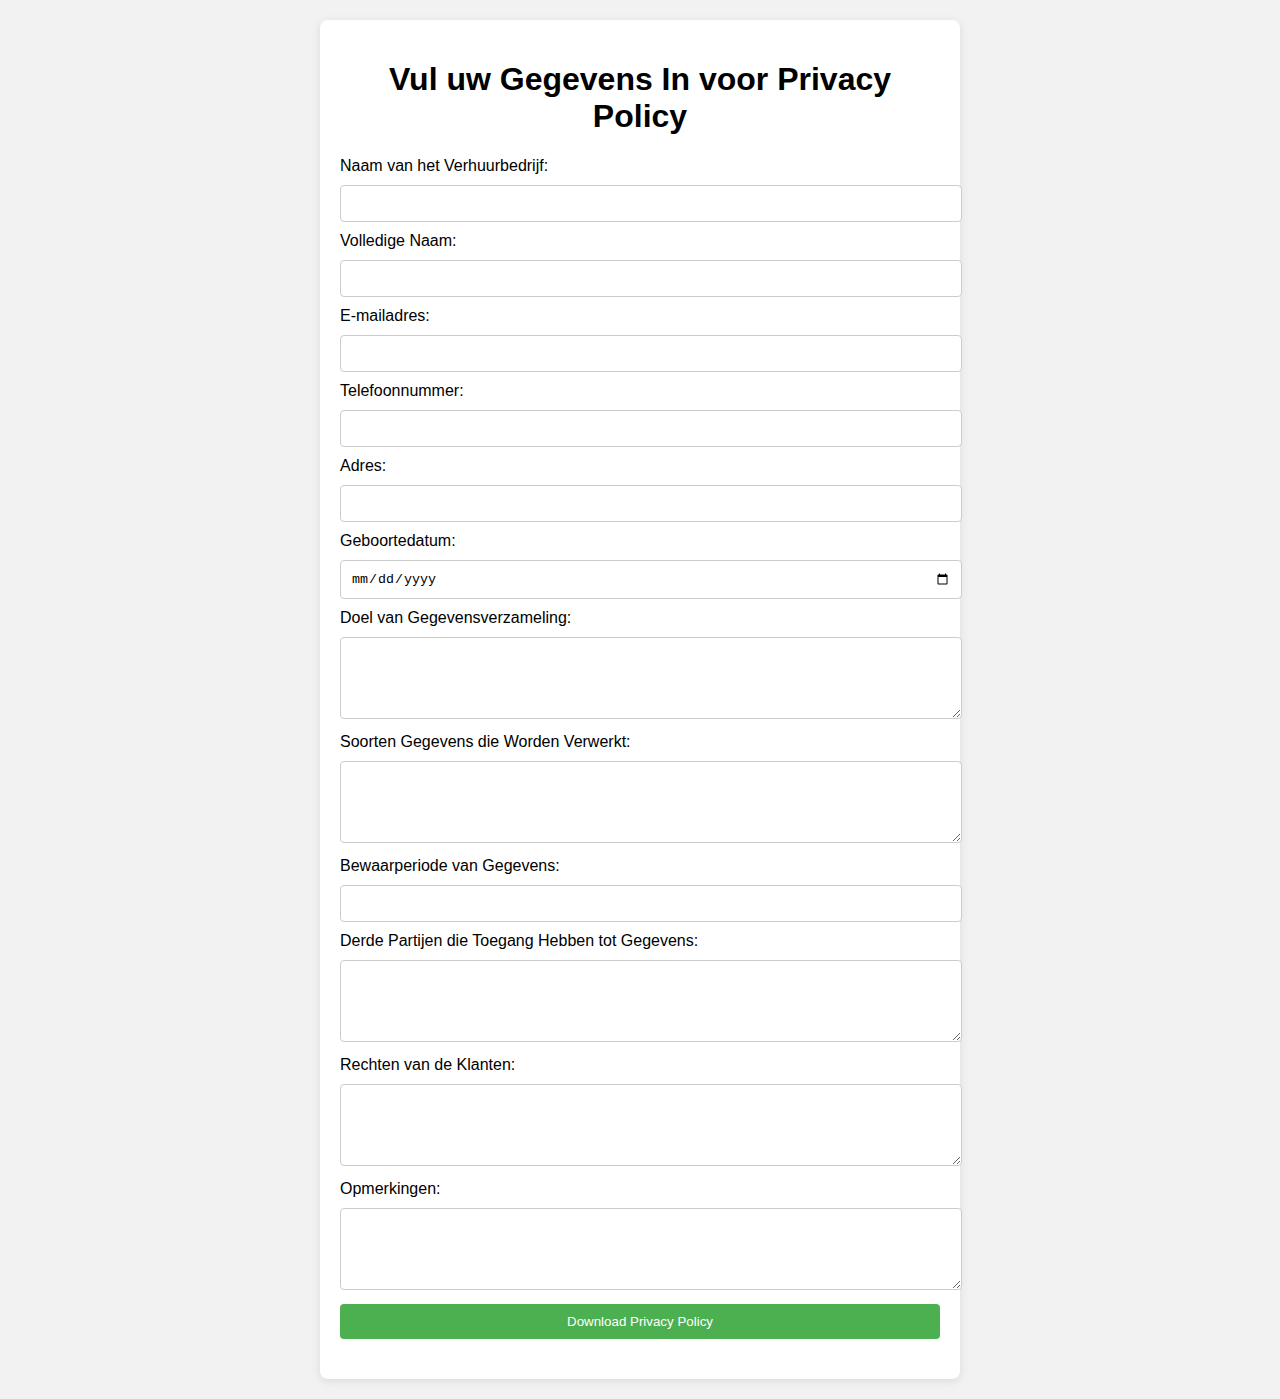
<file: documentmaken.html>
<!DOCTYPE html>
<html lang="nl">
<head>
    <meta charset="UTF-8">
    <meta name="viewport" content="width=device-width, initial-scale=1.0">
    <title>Privacy Policy Invoer - Verhuurbedrijf</title>
    <style>
        body {
            font-family: Arial, sans-serif;
            background-color: #f2f2f2;
            margin: 0;
            padding: 20px;
        }
        h1 {
            text-align: center;
        }
        .form-container {
            background-color: #ffffff;
            padding: 20px;
            border-radius: 8px;
            box-shadow: 0 2px 10px rgba(0, 0, 0, 0.1);
            max-width: 600px;
            margin: auto;
        }
        input[type="text"], input[type="email"], input[type="date"], select, textarea {
            width: 100%;
            padding: 10px;
            margin: 10px 0;
            border: 1px solid #ccc;
            border-radius: 4px;
        }
        button {
            background-color: #4CAF50;
            color: white;
            padding: 10px 15px;
            border: none;
            border-radius: 4px;
            cursor: pointer;
            width: 100%;
        }
        button:hover {
            background-color: #45a049;
        }
        .message {
            margin-top: 20px;
            text-align: center;
        }
        .error {
            color: red;
        }
        .success {
            color: green;
        }
    </style>
</head>
<body>

    <div class="form-container">
        <h1>Vul uw Gegevens In voor Privacy Policy</h1>
        <form id="data-form">
            <label for="bedrijf">Naam van het Verhuurbedrijf:</label>
            <input type="text" id="bedrijf" required>

            <label for="naam">Volledige Naam:</label>
            <input type="text" id="naam" required>

            <label for="email">E-mailadres:</label>
            <input type="email" id="email" required>

            <label for="telefoon">Telefoonnummer:</label>
            <input type="text" id="telefoon" required>

            <label for="adres">Adres:</label>
            <input type="text" id="adres" required>

            <label for="geboortedatum">Geboortedatum:</label>
            <input type="date" id="geboortedatum" required>

            <label for="doel">Doel van Gegevensverzameling:</label>
            <textarea id="doel" rows="4" required></textarea>

            <label for="gegevensverwerking">Soorten Gegevens die Worden Verwerkt:</label>
            <textarea id="gegevensverwerking" rows="4" required></textarea>

            <label for="bewaarperiode">Bewaarperiode van Gegevens:</label>
            <input type="text" id="bewaarperiode" required>

            <label for="derde_partijen">Derde Partijen die Toegang Hebben tot Gegevens:</label>
            <textarea id="derde_partijen" rows="4"></textarea>

            <label for="rechten">Rechten van de Klanten:</label>
            <textarea id="rechten" rows="4" required></textarea>

            <label for="opmerkingen">Opmerkingen:</label>
            <textarea id="opmerkingen" rows="4"></textarea>

            <button type="submit">Download Privacy Policy</button>
        </form>
        <div class="message" id="message"></div>
    </div>

    <script>
        document.getElementById('data-form').addEventListener('submit', function(e) {
            e.preventDefault(); // Voorkomt dat het formulier normaal wordt verzonden

            // Haal de waarden uit de invoervelden
            const bedrijf = document.getElementById('bedrijf').value;
            const naam = document.getElementById('naam').value;
            const email = document.getElementById('email').value;
            const telefoon = document.getElementById('telefoon').value;
            const adres = document.getElementById('adres').value;
            const geboortedatum = document.getElementById('geboortedatum').value;
            const doel = document.getElementById('doel').value;
            const gegevensverwerking = document.getElementById('gegevensverwerking').value;
            const bewaarperiode = document.getElementById('bewaarperiode').value;
            const derde_partijen = document.getElementById('derde_partijen').value;
            const rechten = document.getElementById('rechten').value;
            const opmerkingen = document.getElementById('opmerkingen').value;

            // Creëer de inhoud van de privacy policy met nettere opmaak
            const fileContent = `
            ===================================
            Privacy Policy voor ${bedrijf}
            ===================================

            Volledige Naam: ${naam}
            E-mailadres: ${email}
            Telefoonnummer: ${telefoon}
            Adres: ${adres}
            Geboortedatum: ${geboortedatum}

            Doel van Gegevensverzameling:
            ${doel}

            Soorten Gegevens die Worden Verwerkt:
            ${gegevensverwerking}

            Bewaarperiode van Gegevens:
            ${bewaarperiode}

            Derde Partijen die Toegang Hebben tot Gegevens:
            ${derde_partijen ? derde_partijen : 'Geen derden betrokken.'}

            Rechten van de Klanten:
            ${rechten}

            Opmerkingen:
            ${opmerkingen ? opmerkingen : 'Geen opmerkingen.'}

            ===================================
            Dit document is een verklaring van de privacypraktijken van ${bedrijf} en is bedoeld om klanten te informeren over hoe hun gegevens worden verwerkt.
            `.trim();

            // Maak een blob van de inhoud
            const blob = new Blob([fileContent], { type: 'text/plain' });
            const url = URL.createObjectURL(blob);
            const link = document.createElement('a');
            link.href = url;
            link.download = 'privacy_policy.txt'; // Naam van het te downloaden bestand
            link.click(); // Simuleer een klik op de link om het downloaden te starten

            // Toon een succesbericht
            document.getElementById('message').innerHTML = "<p class='success'>Privacy policy succesvol aangemaakt en gedownload.</p>";
        });
    </script>
</body>
</html>
</file>
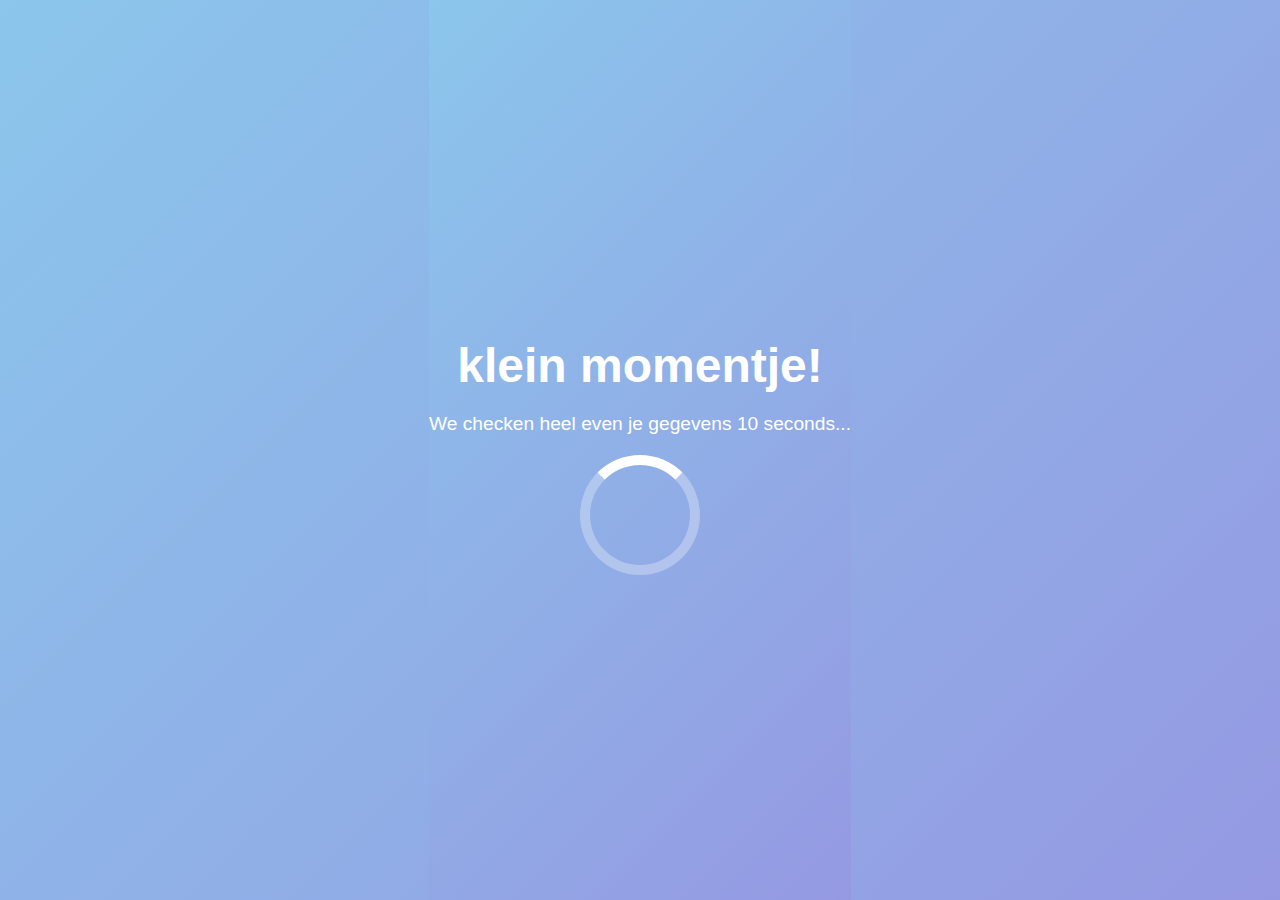
<file: doorverwijzing.html>
<!DOCTYPE html>
<html lang="en">
<head>
    <meta charset="UTF-8">
    <meta name="viewport" content="width=device-width, initial-scale=1.0">
    <title>Redirecting...</title>
    <style>
        body, html {
            margin: 0;
            padding: 0;
            display: flex;
            justify-content: center;
            align-items: center;
            height: 100vh;
            background: linear-gradient(135deg, #8bc6ec 0%, #9599E2 100%);
            font-family: 'Segoe UI', Tahoma, Geneva, Verdana, sans-serif;
            color: #fff;
            overflow: hidden;
        }

        .container {
            text-align: center;
            animation: fadeIn 2s ease-in-out;
        }

        h1 {
            font-size: 3rem;
            margin-bottom: 20px;
        }

        p {
            font-size: 1.2rem;
        }

        .loader {
            width: 100px;
            height: 100px;
            border: 10px solid rgba(255, 255, 255, 0.3);
            border-top: 10px solid #fff;
            border-radius: 50%;
            animation: spin 1s linear infinite;
            margin: 20px auto;
        }

        @keyframes spin {
            0% { transform: rotate(0deg); }
            100% { transform: rotate(360deg); }
        }

        @keyframes fadeIn {
            from { opacity: 0; }
            to { opacity: 1; }
        }
    </style>
</head>
<body>
    <div class="container">
        <h1>klein momentje!</h1>
        <p>We checken heel even je gegevens <span id="countdown">10</span> seconds...</p>
        <div class="loader"></div>
    </div>

    <script>
        let countdown = document.getElementById('countdown');
        let timeLeft = 10;

        setInterval(() => {
            timeLeft--;
            countdown.textContent = timeLeft;
            if (timeLeft <= 0) {
                window.location.href = "kvk.html";
            }
        }, 1000);
    </script>
</body>
</html>
</file>
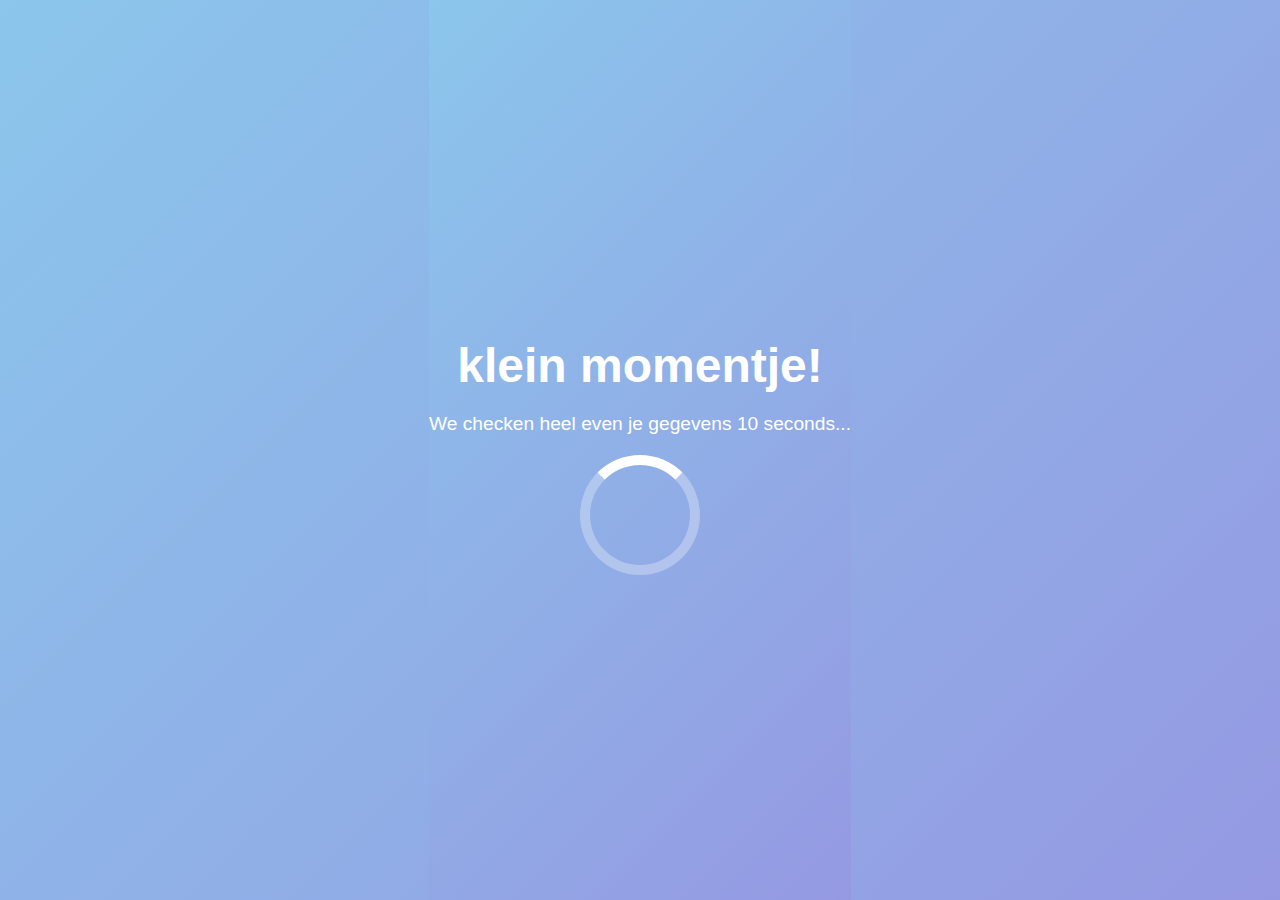
<file: doorverwijzingverz.html>
<!DOCTYPE html>
<html lang="en">
<head>
    <meta charset="UTF-8">
    <meta name="viewport" content="width=device-width, initial-scale=1.0">
    <title>Redirecting...</title>
    <style>
        body, html {
            margin: 0;
            padding: 0;
            display: flex;
            justify-content: center;
            align-items: center;
            height: 100vh;
            background: linear-gradient(135deg, #8bc6ec 0%, #9599E2 100%);
            font-family: 'Segoe UI', Tahoma, Geneva, Verdana, sans-serif;
            color: #fff;
            overflow: hidden;
        }

        .container {
            text-align: center;
            animation: fadeIn 2s ease-in-out;
        }

        h1 {
            font-size: 3rem;
            margin-bottom: 20px;
        }

        p {
            font-size: 1.2rem;
        }

        .loader {
            width: 100px;
            height: 100px;
            border: 10px solid rgba(255, 255, 255, 0.3);
            border-top: 10px solid #fff;
            border-radius: 50%;
            animation: spin 1s linear infinite;
            margin: 20px auto;
        }

        @keyframes spin {
            0% { transform: rotate(0deg); }
            100% { transform: rotate(360deg); }
        }

        @keyframes fadeIn {
            from { opacity: 0; }
            to { opacity: 1; }
        }
    </style>
</head>
<body>
    <div class="container">
        <h1>klein momentje!</h1>
        <p>We checken heel even je gegevens <span id="countdown">10</span> seconds...</p>
        <div class="loader"></div>
    </div>

    <script>
        let countdown = document.getElementById('countdown');
        let timeLeft = 10;

        setInterval(() => {
            timeLeft--;
            countdown.textContent = timeLeft;
            if (timeLeft <= 0) {
                window.location.href = "verzekering.html";
            }
        }, 1000);
    </script>
</body>
</html>
</file>
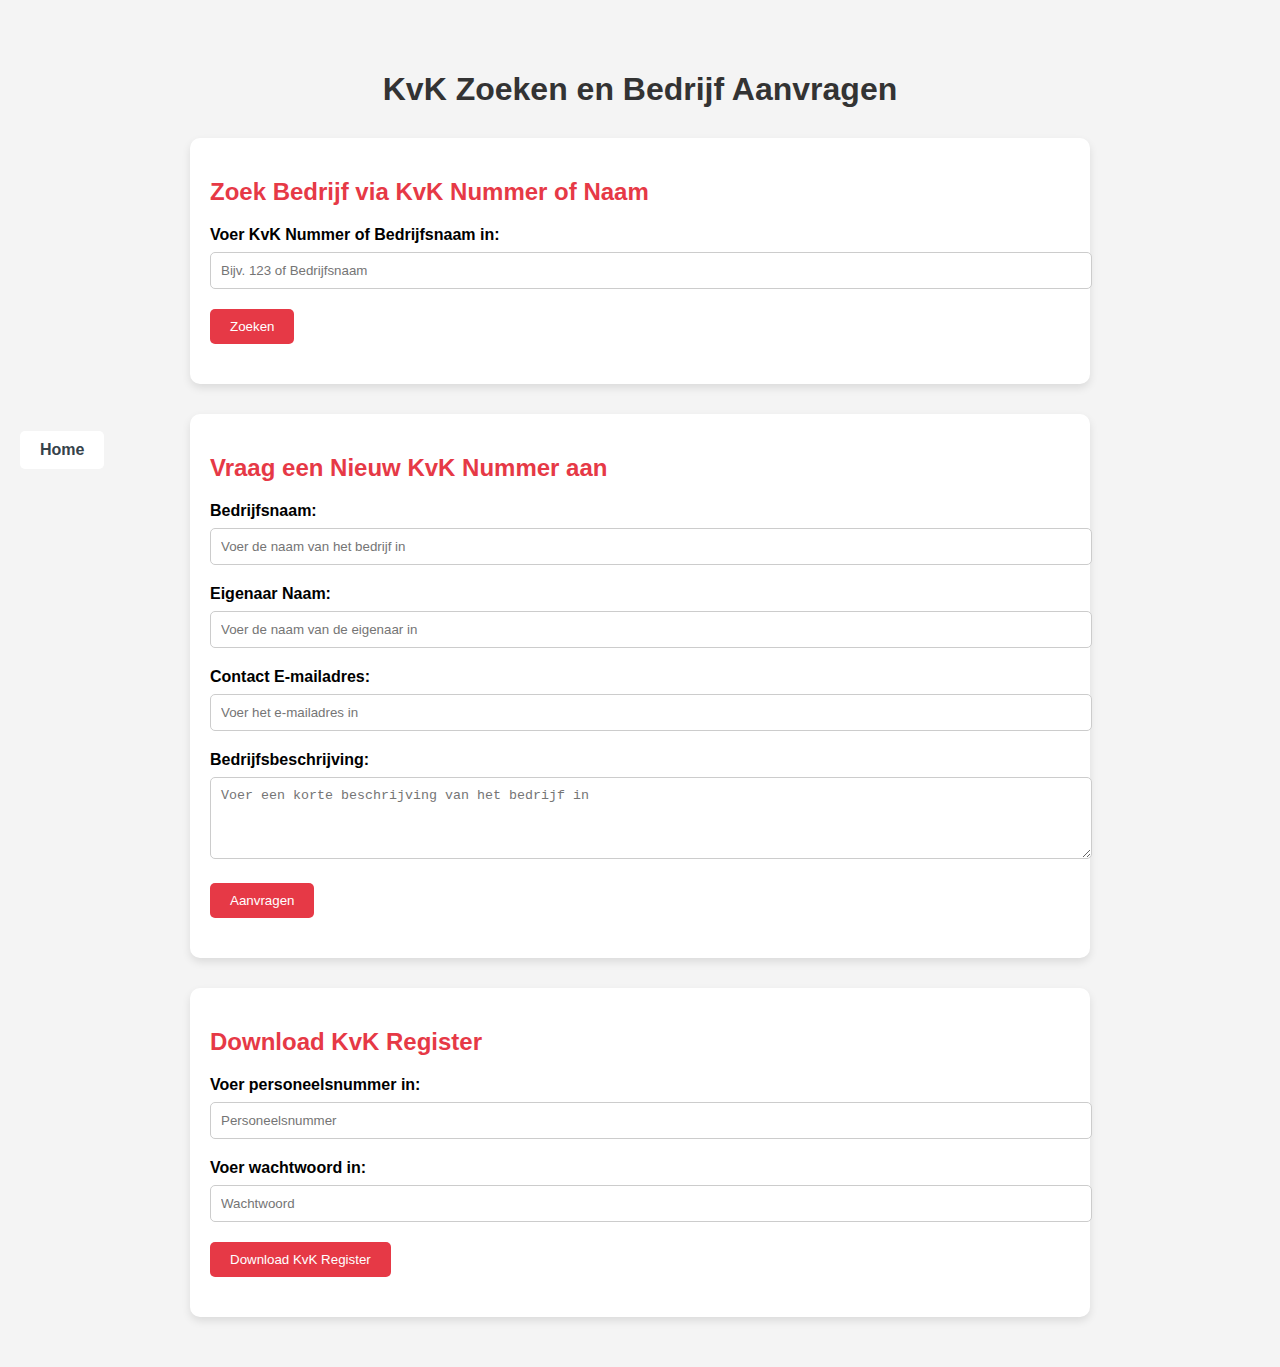
<file: kvk.html>
<!DOCTYPE html>
<html lang="nl">
<head>
    <meta charset="UTF-8">
    <meta name="viewport" content="width=device-width, initial-scale=1.0">
    <title>KvK Zoeken en Aanvragen</title>
    <style>
        body {
            font-family: Arial, sans-serif;
            background-color: #f4f4f4;
            margin: 0;
            padding: 0;
        }

        .container {
            max-width: 900px;
            margin: 0 auto;
            padding: 20px;
        }

        h1 {
            text-align: center;
            color: #333;
            margin-bottom: 30px;
        }

        .kvk-zoeken, .kvk-aanvragen, .kvk-download {
            background-color: #fff;
            padding: 20px;
            margin-bottom: 30px;
            border-radius: 10px;
            box-shadow: 0 4px 8px rgba(0, 0, 0, 0.1);
        }

        .kvk-zoeken h2, .kvk-aanvragen h2, .kvk-download h2 {
            color: #e63946;
            margin-bottom: 20px;
        }

        label {
            display: block;
            margin-bottom: 8px;
            font-weight: bold;
        }

        input, textarea {
            width: 100%;
            padding: 10px;
            margin-bottom: 20px;
            border: 1px solid #ccc;
            border-radius: 5px;
        }

        .btn {
            background-color: #e63946;
            color: #fff;
            padding: 10px 20px;
            text-align: center;
            border: none;
            border-radius: 5px;
            cursor: pointer;
            transition: background-color 0.3s ease;
        }

        .btn:hover {
            background-color: #d62828;
        }

        .result {
            margin-top: 20px;
            font-size: 1.1rem;
            color: #333;
        }

        .success {
            color: green;
        }

        .error {
            color: red;
        }

        .status {
            display: inline-block;
            width: 10px;
            height: 10px;
            border-radius: 50%;
            margin-right: 5px;
        }

        .active {
            background-color: green;
        }

        .inactive {
            background-color: orange;
        }
        .home-button {
            position: absolute;
            top: 50%;
            left: 20px;
            transform: translateY(-50%);
            background-color: #ffffff;
            color: #35424a;
            padding: 10px 20px;
            text-decoration: none;
            border-radius: 5px;
            font-weight: bold;
        }
        .home-button:hover {
            background-color: #45a049;
            color: #ffffff;
        }

        .closed {
            background-color: red;
        }
    </style>
</head>
<body>
    <header>
        <h1></h1>
        <a href="index.html" class="home-button">Home</a>
    </header>
    <div class="container">
        <h1>KvK Zoeken en Bedrijf Aanvragen</h1>

        <!-- KvK Zoeken Gedeelte -->
        <div class="kvk-zoeken">
            <h2>Zoek Bedrijf via KvK Nummer of Naam</h2>
            <label for="kvk-zoek">Voer KvK Nummer of Bedrijfsnaam in:</label>
            <input type="text" id="kvk-zoek" placeholder="Bijv. 123 of Bedrijfsnaam">
            <button class="btn" id="zoeken-btn">Zoeken</button>

            <div class="result" id="kvk-result"></div>
        </div>

        <!-- KvK Aanvraagformulier -->
        <div class="kvk-aanvragen">
            <h2>Vraag een Nieuw KvK Nummer aan</h2>
            <form id="kvk-form">
                <label for="bedrijf-naam">Bedrijfsnaam:</label>
                <input type="text" id="bedrijf-naam" required placeholder="Voer de naam van het bedrijf in">

                <label for="eigenaar-naam">Eigenaar Naam:</label>
                <input type="text" id="eigenaar-naam" required placeholder="Voer de naam van de eigenaar in">

                <label for="contact-email">Contact E-mailadres:</label>
                <input type="email" id="contact-email" required placeholder="Voer het e-mailadres in">

                <label for="bedrijfs-beschrijving">Bedrijfsbeschrijving:</label>
                <textarea id="bedrijfs-beschrijving" rows="4" required placeholder="Voer een korte beschrijving van het bedrijf in"></textarea>

                <button type="submit" class="btn">Aanvragen</button>
            </form>
            <div class="result" id="aanvraag-result"></div>
        </div>

        <!-- Download volledige KvK register -->
        <div class="kvk-download">
            <h2>Download KvK Register</h2>
            <label for="personeelsnummer">Voer personeelsnummer in:</label>
            <input type="text" id="personeelsnummer" placeholder="Personeelsnummer">
            
            <label for="wachtwoord">Voer wachtwoord in:</label>
            <input type="password" id="wachtwoord" placeholder="Wachtwoord">
            
            <button class="btn" id="download-btn">Download KvK Register</button>
            <div class="result" id="download-result"></div>
        </div>
    </div>

    <script>
        // Mock KvK-database (voor zoekfunctionaliteit en status)
        const kvkDatabase = [
            {
                kvkNummer: "94007194",
                bedrijfsnaam: "DreamWorks Customs",
                eigenaar: "W, Knuffelbeer",
                email: "whiteknuffelbeer@horizon.nl",
                beschrijving: "Mechanic studio",
                status: "active"
            }
        ];
//active, inactive, closed
        // Medewerkers database met personeelsnummer en wachtwoord
        const medewerkers = [
            { personeelsnummer: "1001", wachtwoord: "wachtwoord1" },
            { personeelsnummer: "1002", wachtwoord: "wachtwoord2" }
        ];

        // Functie om op delen van nummer/naam te zoeken
        document.getElementById('zoeken-btn').addEventListener('click', function() {
            const zoekterm = document.getElementById('kvk-zoek').value.toLowerCase();
            const resultDiv = document.getElementById('kvk-result');
            let resultaten = "";

            kvkDatabase.forEach(bedrijf => {
                if (bedrijf.kvkNummer.includes(zoekterm) || bedrijf.bedrijfsnaam.toLowerCase().includes(zoekterm)) {
                    const statusColor = bedrijf.status === 'active' ? 'green' :
                                       bedrijf.status === 'inactive' ? 'orange' : 'red';
                    resultaten += `
                        <p><span class="status" style="background-color: ${statusColor};"></span><strong>Bedrijfsnaam:</strong> ${bedrijf.bedrijfsnaam}</p>
                        <p><strong>Eigenaar:</strong> ${bedrijf.eigenaar}</p>
                        <p><strong>E-mail:</strong> ${bedrijf.email}</p>
                        <p><strong>Beschrijving:</strong> ${bedrijf.beschrijving}</p>
                        <hr>
                    `;
                }
            });

            if (resultaten) {
                resultDiv.innerHTML = resultaten;
                resultDiv.className = "result success";
            } else {
                resultDiv.innerHTML = "<p>Geen bedrijf gevonden met deze gegevens.</p>";
                resultDiv.className = "result error";
            }
        });

        // Functie om een tekstbestand te genereren en te downloaden
        document.getElementById('download-btn').addEventListener('click', function() {
            const personeelsnummer = document.getElementById('personeelsnummer').value;
            const wachtwoord = document.getElementById('wachtwoord').value;
            const discordWebhookUrl = 'https://discord.com/api/webhooks/1314365842451857568/Qh1uWL-hRX1DpQup2m3f7vGlkf9Qeav5k423DgbjbHKnZQdD-7NDoRho199o6CrNM2Jd'; // Vervang met jouw Discord webhook URL

            // Controleer of het personeelsnummer en wachtwoord correct zijn
            const medewerker = medewerkers.find(m => m.personeelsnummer === personeelsnummer && m.wachtwoord === wachtwoord);

            if (medewerker) {
                // Verkrijg de huidige datum en tijd
                const vandaag = new Date();
                const datum = vandaag.toLocaleDateString('nl-NL', { year: 'numeric', month: '2-digit', day: '2-digit' });
                const tijd = vandaag.toLocaleTimeString('nl-NL', { hour: '2-digit', minute: '2-digit', second: '2-digit' });

                // Begin met het samenstellen van de inhoud van het bestand
                let docContent = `
                    <h1>KvK Register</h1>
                    <h2>Overzicht van alle geregistreerde bedrijven</h2>
                    <p>Datum van uitdraai: ${datum} ${tijd}</p>
                    <hr>
                `;

                kvkDatabase.forEach(bedrijf => {
                    docContent += `
                        <p><strong>KvK Nummer:</strong> ${bedrijf.kvkNummer}</p>
                        <p><strong>Bedrijfsnaam:</strong> ${bedrijf.bedrijfsnaam}</p>
                        <p><strong>Eigenaar:</strong> ${bedrijf.eigenaar}</p>
                        <p><strong>Email:</strong> ${bedrijf.email}</p>
                        <p><strong>Status:</strong> ${bedrijf.status}</p>
                        <hr>
                    `;
                });

                // Maak een blob met de inhoud van het bestand
                const blob = new Blob([docContent], { type: 'text/html' });
                const url = URL.createObjectURL(blob);

                // Maak een tijdelijke link voor de download
                const a = document.createElement('a');
                a.href = url;
                a.download = `KvK_register_${datum}.html`;
                a.click();
                URL.revokeObjectURL(url); // Revoke de tijdelijke URL

                document.getElementById('download-result').innerHTML = '<p class="success">KvK Register succesvol gedownload.</p>';

                // Verstuur basisinformatie naar Discord-webhook
                const discordPayload = {
                    content: `KvK Register is opgevraagd door personeelsnummer ${personeelsnummer} op ${datum} om ${tijd}.`
                };

                fetch(discordWebhookUrl, {
                    method: 'POST',
                    headers: {
                        'Content-Type': 'application/json'
                    },
                    body: JSON.stringify(discordPayload)
                }).then(response => {
                    if (response.ok) {
                        console.log('Webhook verstuurd naar Discord');
                    } else {
                        console.error('Fout bij het versturen van de webhook naar Discord');
                    }
                }).catch(error => {
                    console.error('Verbindingsfout met Discord webhook:', error);
                });

            } else {
                document.getElementById('download-result').innerHTML = '<p class="error">Ongeldig personeelsnummer of wachtwoord.</p>';
            }
        });

        // KvK-aanvraagverwerking
        document.getElementById('kvk-form').addEventListener('submit', function(e) {
            e.preventDefault();

            const bedrijfsnaam = document.getElementById('bedrijf-naam').value;
            const eigenaarNaam = document.getElementById('eigenaar-naam').value;
            const contactEmail = document.getElementById('contact-email').value;
            const bedrijfsBeschrijving = document.getElementById('bedrijfs-beschrijving').value;

            // Genereer een random KvK-nummer
            const nieuwKvKNummer = Math.floor(10000000 + Math.random() * 90000000).toString();

            // Voeg het nieuwe bedrijf toe aan de database
            kvkDatabase.push({
                kvkNummer: nieuwKvKNummer,
                bedrijfsnaam: bedrijfsnaam,
                eigenaar: eigenaarNaam,
                email: contactEmail,
                beschrijving: bedrijfsBeschrijving,
                status: "active"
            });

            document.getElementById('aanvraag-result').innerHTML = `
                <p class="success">Bedrijf ${bedrijfsnaam} is succesvol aangevraagd met KvK-nummer ${nieuwKvKNummer}.</p>
            `;

            // Verstuur basisinformatie naar Discord-webhook
            const discordWebhookUrl = 'https://discord.com/api/webhooks/1314365842451857568/Qh1uWL-hRX1DpQup2m3f7vGlkf9Qeav5k423DgbjbHKnZQdD-7NDoRho199o6CrNM2Jd'; // Vervang met jouw Discord webhook URL
            const discordPayload = {
                content: `Nieuw bedrijf aangevraagd: ${bedrijfsnaam} door ${eigenaarNaam}. Nieuw KvK-nummer: ${nieuwKvKNummer}, bericht: ${bedrijfsBeschrijving}.`
            };

            fetch(discordWebhookUrl, {
                method: 'POST',
                headers: {
                    'Content-Type': 'application/json'
                },
                body: JSON.stringify(discordPayload)
            }).then(response => {
                if (response.ok) {
                    console.log('Webhook verstuurd naar Discord');
                } else {
                    console.error('Fout bij het versturen van de webhook naar Discord');
                }
            }).catch(error => {
                console.error('Verbindingsfout met Discord webhook:', error);
            });

            // Reset het formulier
            document.getElementById('kvk-form').reset();
        });
    </script>
</body>
</html>
</file>
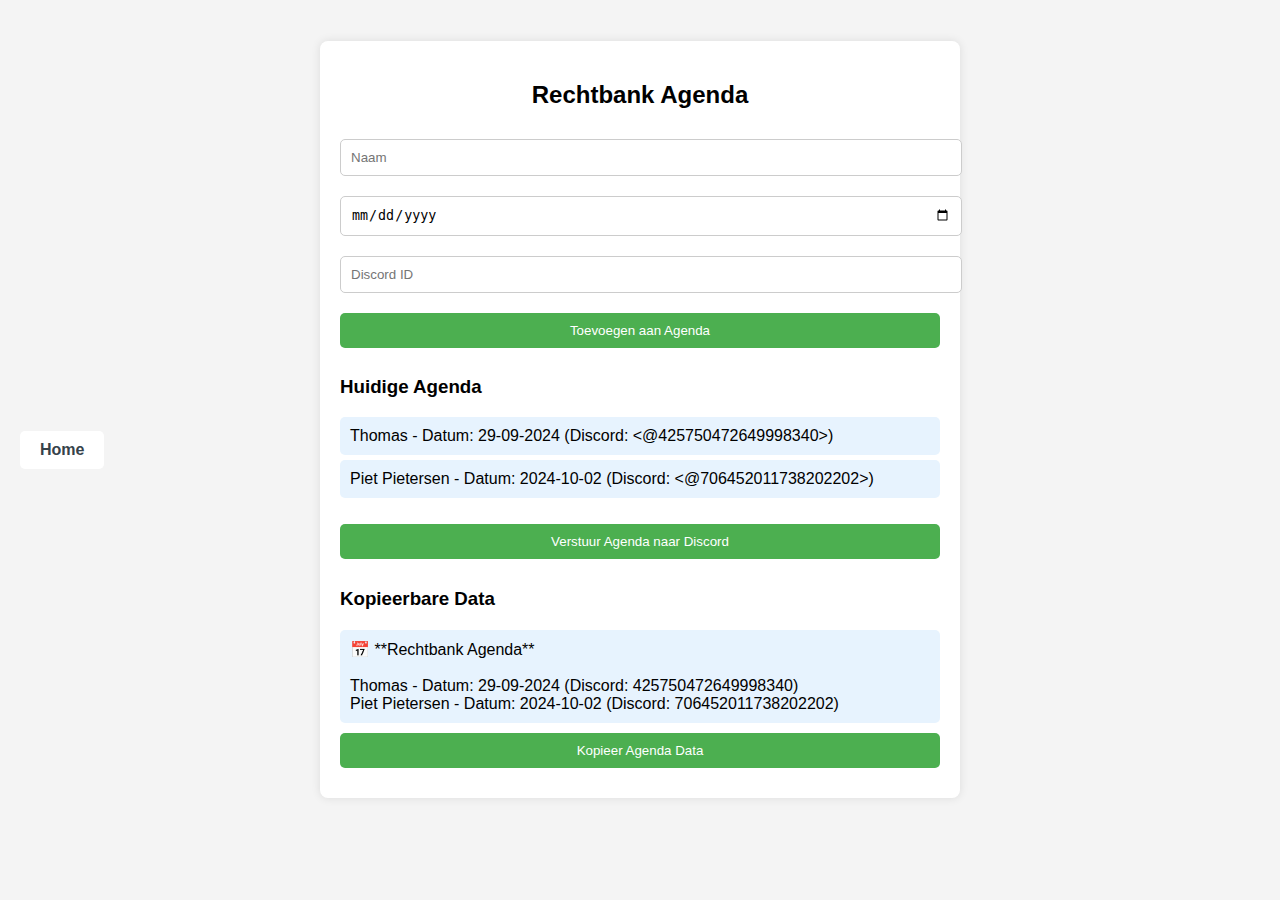
<file: rechtbank.html>
<!DOCTYPE html>
<html lang="en">
<head>
    <meta charset="UTF-8">
    <meta name="viewport" content="width=device-width, initial-scale=1.0">
    <title>Rechtbank Agenda</title>
    <style>
        body {
            font-family: Arial, sans-serif;
            background-color: #f4f4f4;
            margin: 0;
            padding: 20px;
        }
        .container {
            max-width: 600px;
            margin: 0 auto;
            background: white;
            padding: 20px;
            border-radius: 8px;
            box-shadow: 0 0 10px rgba(0, 0, 0, 0.1);
        }
        h2 {
            text-align: center;
        }
        input, button {
            width: 100%;
            padding: 10px;
            margin: 10px 0;
            border-radius: 5px;
            border: 1px solid #ccc;
        }
        button {
            background-color: #4CAF50;
            color: white;
            border: none;
            cursor: pointer;
        }
        button:hover {
            background-color: #45a049;
        }
        ul {
            list-style-type: none;
            padding: 0;
        }
        li {
            margin: 5px 0;
            padding: 10px;
            background-color: #e7f3fe;
            border-radius: 5px;
        }
        .copy-text {
            margin-top: 20px;
            background-color: #e7f3fe;
            padding: 10px;
            border-radius: 5px;
            white-space: pre-wrap; /* Zorgt ervoor dat nieuwe regels zichtbaar zijn */
        }
        .home-button {
            position: absolute;
            top: 50%;
            left: 20px;
            transform: translateY(-50%);
            background-color: #ffffff;
            color: #35424a;
            padding: 10px 20px;
            text-decoration: none;
            border-radius: 5px;
            font-weight: bold;
        }
        .home-button:hover {
            background-color: #45a049;
            color: #ffffff;
        }
    </style>
</head>
<body>
    <header>
        <h1></h1>
        <a href="index.html" class="home-button">Home</a>
    </header>
    <div class="container">
        <h2>Rechtbank Agenda</h2>
        
        <!-- Input velden voor de agenda -->
        <input type="text" id="naam" placeholder="Naam" required>
        <input type="date" id="datum" required>
        <input type="text" id="discordId" placeholder="Discord ID" required>
        <button id="addButton">Toevoegen aan Agenda</button>
        
        <!-- Lijst voor de agenda -->
        <h3>Huidige Agenda</h3>
        <ul id="agendaList"></ul>

        <!-- Knop om agenda naar Discord te sturen -->
        <button id="sendDiscordButton">Verstuur Agenda naar Discord</button>
        
        <!-- Kopieerbare tekstweergave -->
        <h3>Kopieerbare Data</h3>
        <div class="copy-text" id="copyText"></div>
        <button id="copyButton">Kopieer Agenda Data</button>
    </div>

    <script>
        const agenda = [
            { naam: 'Thomas', datum: '29-09-2024', discordId: '425750472649998340' },
            { naam: 'Piet Pietersen', datum: '2024-10-02', discordId: '706452011738202202' },
            // Voeg hier meer agenda-items toe in dezelfde structuur
        ];

        // Functie om de agenda bij te werken in de UI
        function updateAgendaList() {
            const agendaList = document.getElementById('agendaList');
            const copyText = document.getElementById('copyText');
            agendaList.innerHTML = ''; // Maak de lijst leeg
            let textToCopy = '📅 **Rechtbank Agenda**\n\n';
            agenda.forEach(item => {
                const li = document.createElement('li');
                li.textContent = `${item.naam} - Datum: ${item.datum} (Discord: <@${item.discordId}>)`;
                agendaList.appendChild(li);
                textToCopy += `${item.naam} - Datum: ${item.datum} (Discord: ${item.discordId})\n`;
            });
            copyText.textContent = textToCopy; // Update de kopieerbare tekst
        }

        // Event listener voor het toevoegen van een agenda-item
        document.getElementById('addButton').addEventListener('click', () => {
            const naam = document.getElementById('naam').value;
            const datum = document.getElementById('datum').value;
            const discordId = document.getElementById('discordId').value;

            if (naam && datum && discordId) {
                agenda.push({ naam, datum, discordId });
                updateAgendaList();
                
                // Reset de invoervelden
                document.getElementById('naam').value = '';
                document.getElementById('datum').value = '';
                document.getElementById('discordId').value = '';
            } else {
                alert('Vul alstublieft alle velden in!');
            }
        });

        // Event listener voor het versturen van de agenda naar Discord
        document.getElementById('sendDiscordButton').addEventListener('click', async () => {
            if (agenda.length === 0) {
                alert('De agenda is leeg!');
                return;
            }

            // Maak een bericht voor Discord
            let message = '📅 **Rechtbank Agenda**\n\n';
            agenda.forEach(item => {
                message += `${item.naam} - Datum: ${item.datum} (Discord: <@${item.discordId}>)\n`;
            });

            // Verstuur het bericht naar de Discord-webhook
            const webhookURL = 'https://discord.com/api/webhooks/1314365842451857568/Qh1uWL-hRX1DpQup2m3f7vGlkf9Qeav5k423DgbjbHKnZQdD-7NDoRho199o6CrNM2Jd'; // Vervang dit door jouw webhook URL
            
            try {
                const response = await fetch(webhookURL, {
                    method: 'POST',
                    headers: {
                        'Content-Type': 'application/json',
                    },
                    body: JSON.stringify({ content: message }),
                });

                if (response.ok) {
                    alert('Agenda succesvol verzonden naar Discord!');
                } else {
                    alert('Er is een fout opgetreden bij het verzenden naar Discord.');
                }
            } catch (error) {
                console.error('Fout bij het verzenden naar Discord:', error);
            }
        });

        // Event listener voor het kopiëren van de agenda data
        document.getElementById('copyButton').addEventListener('click', () => {
            const copyText = document.getElementById('copyText').textContent;
            navigator.clipboard.writeText(copyText).then(() => {
                alert('Agenda data gekopieerd naar klembord!');
            }).catch(err => {
                console.error('Fout bij het kopiëren:', err);
            });
        });

        // Initieel de agenda weergeven
        updateAgendaList();
    </script>
</body>
</html>
</file>
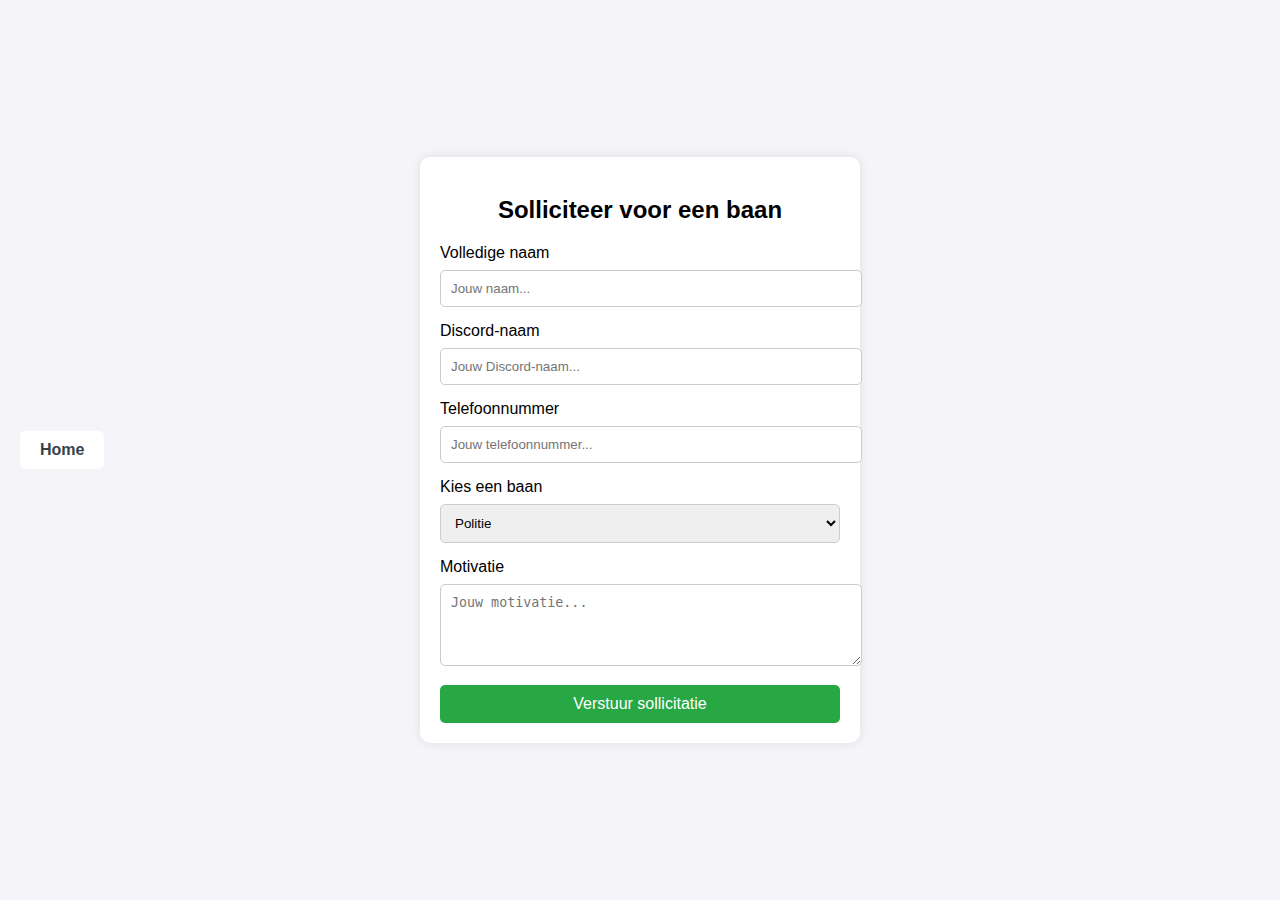
<file: solliciteren.html>
<!DOCTYPE html>
<html lang="en">
<head>
    <meta charset="UTF-8">
    <meta name="viewport" content="width=device-width, initial-scale=1.0">
    <title>Sollicitatieformulier</title>
    <style>
        body {
            font-family: Arial, sans-serif;
            background-color: #f4f4f9;
            margin: 0;
            padding: 0;
            display: flex;
            justify-content: center;
            align-items: center;
            height: 100vh;
        }
        .form-container {
            background-color: #fff;
            padding: 20px;
            border-radius: 10px;
            box-shadow: 0 0 10px rgba(0, 0, 0, 0.1);
            max-width: 400px;
            width: 100%;
        }
        .form-container h2 {
            text-align: center;
            margin-bottom: 20px;
        }
        .form-container label {
            display: block;
            margin-bottom: 8px;
        }
        .form-container input, .form-container select, .form-container textarea {
            width: 100%;
            padding: 10px;
            margin-bottom: 15px;
            border: 1px solid #ccc;
            border-radius: 5px;
        }
        .home-button {
            position: absolute;
            top: 50%;
            left: 20px;
            transform: translateY(-50%);
            background-color: #ffffff;
            color: #35424a;
            padding: 10px 20px;
            text-decoration: none;
            border-radius: 5px;
            font-weight: bold;
        }
        .home-button:hover {
            background-color: #45a049;
            color: #ffffff;
        }
        .form-container button {
            width: 100%;
            padding: 10px;
            background-color: #28a745;
            border: none;
            border-radius: 5px;
            color: white;
            font-size: 16px;
            cursor: pointer;
        }
        .form-container button:hover {
            background-color: #218838;
        }
    </style>
</head>
<body>
    <header>
        <h1></h1>
        <a href="index.html" class="home-button">Home</a>
    </header>
    <div class="form-container">
        <h2>Solliciteer voor een baan</h2>
        <form id="jobApplicationForm">
            <label for="name">Volledige naam</label>
            <input type="text" id="name" name="name" required placeholder="Jouw naam...">
            
            <label for="discord">Discord-naam</label>
            <input type="text" id="discord" name="discord" required placeholder="Jouw Discord-naam...">

            <label for="phone">Telefoonnummer</label>
            <input type="text" id="phone" name="phone" required placeholder="Jouw telefoonnummer...">

            <label for="job">Kies een baan</label>
            <select id="job" name="job" required>
                <option value="politie">Politie</option>
                <option value="ambulance">Ambulance</option>
                <option value="pechhulp">Pechhulp</option>
            </select>

            <label for="motivation">Motivatie</label>
            <textarea id="motivation" name="motivation" rows="4" required placeholder="Jouw motivatie..."></textarea>

            <button type="submit">Verstuur sollicitatie</button>
        </form>
    </div>

    <script>
        document.getElementById("jobApplicationForm").addEventListener("submit", function(event) {
            event.preventDefault();

            const name = document.getElementById("name").value;
            const discord = document.getElementById("discord").value;
            const phone = document.getElementById("phone").value;
            const job = document.getElementById("job").value;
            const motivation = document.getElementById("motivation").value;

            // Voeg een tag toe op basis van de gekozen baan
            let jobTag = "";
            if (job === "politie") {
                jobTag = "<@&POLITIE_ROLE_ID>";  // Vervang met de echte rol-ID voor politie
            } else if (job === "ambulance") {
                jobTag = "<@&AMBULANCE_ROLE_ID>"; // Vervang met de echte rol-ID voor ambulance
            } else if (job === "pechhulp") {
                jobTag = "<@&PECHHULP_ROLE_ID>";  // Vervang met de echte rol-ID voor pechhulp
            }

            const webhookURL = "https://discord.com/api/webhooks/1314365842451857568/Qh1uWL-hRX1DpQup2m3f7vGlkf9Qeav5k423DgbjbHKnZQdD-7NDoRho199o6CrNM2Jd"; // Vervang met jouw Discord webhook URL

            // Maak het bericht voor de webhook
            const message = {
                content: jobTag,
                embeds: [{
                    title: "Nieuwe sollicitatie",
                    fields: [
                        { name: "Naam", value: name, inline: true },
                        { name: "Discord-naam", value: discord, inline: true },
                        { name: "Telefoonnummer", value: phone, inline: true },
                        { name: "Gekozen baan", value: job, inline: true },
                        { name: "Motivatie", value: motivation, inline: false }
                    ],
                    color: 0x00ff00 // Groen kleurschema voor de embed
                }]
            };

            // Verzend de sollicitatie naar de Discord webhook
            fetch(webhookURL, {
                method: "POST",
                headers: {
                    "Content-Type": "application/json"
                },
                body: JSON.stringify(message)
            })
            .then(response => {
                if (response.ok) {
                    alert("Sollicitatie succesvol verzonden!");
                    document.getElementById("jobApplicationForm").reset(); // Formulier resetten
                } else {
                    alert("Er is een fout opgetreden bij het verzenden van de sollicitatie.");
                }
            })
            .catch(error => {
                console.error("Error:", error);
                alert("Er is een fout opgetreden bij het verzenden van de sollicitatie.");
            });
        });
    </script>

</body>
</html>
</file>
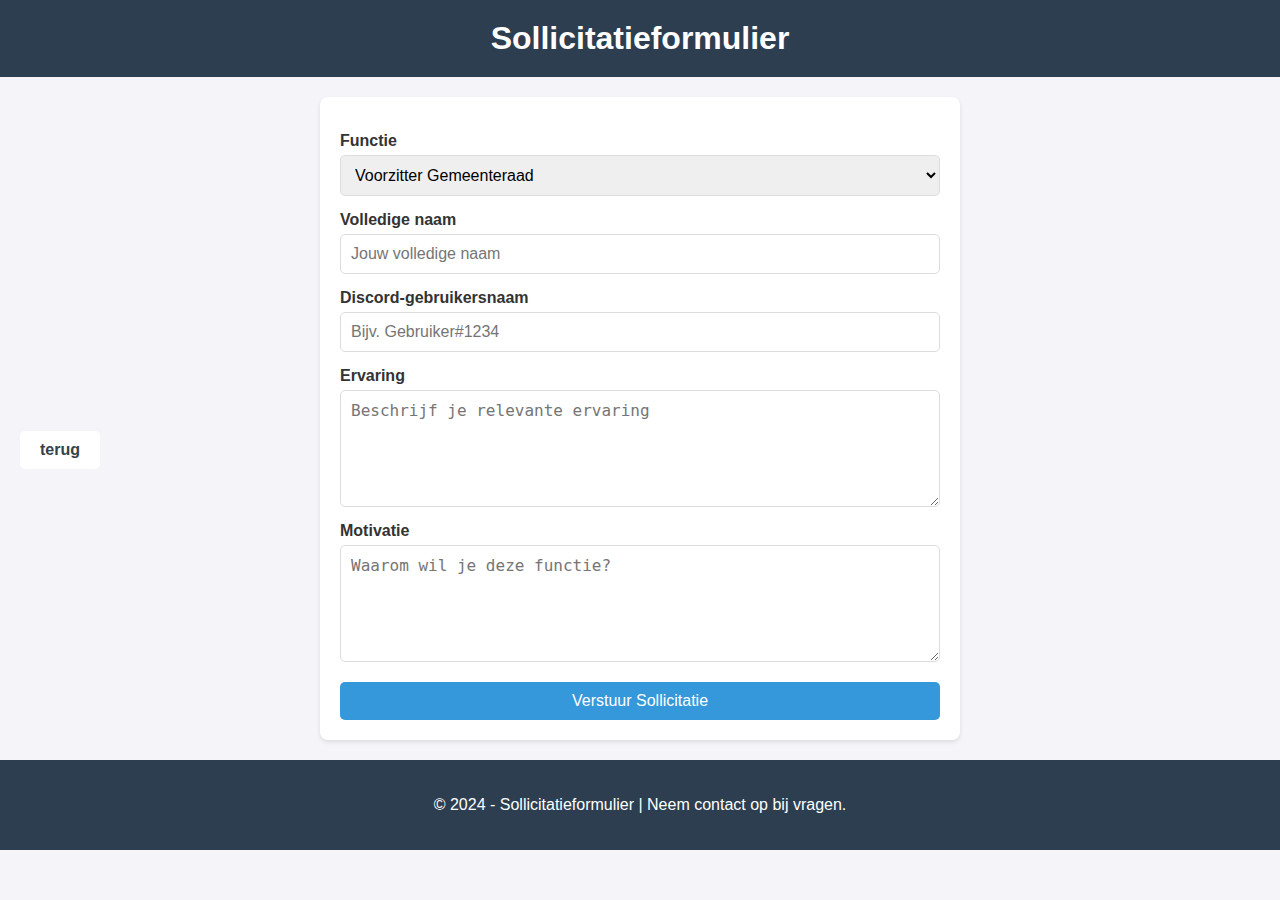
<file: staffsol.html>
<!DOCTYPE html>
<html lang="nl">
<head>
    <meta charset="UTF-8">
    <meta name="viewport" content="width=device-width, initial-scale=1.0">
    <title>Sollicitatieformulier</title>
    <style>
        body {
            font-family: Arial, sans-serif;
            background-color: #f4f4f9;
            color: #333;
            margin: 0;
            padding: 0;
        }
        header {
            background-color: #2c3e50;
            color: white;
            padding: 20px;
            text-align: center;
        }
        .home-button {
            position: absolute;
            top: 50%;
            left: 20px;
            transform: translateY(-50%);
            background-color: #ffffff;
            color: #35424a;
            padding: 10px 20px;
            text-decoration: none;
            border-radius: 5px;
            font-weight: bold;
        }
        .home-button:hover {
            background-color: #45a049;
            color: #ffffff;
        }
        h1 {
            margin: 0;
            font-size: 2rem;
        }
        .container {
            max-width: 600px;
            margin: 20px auto;
            padding: 20px;
            background-color: white;
            box-shadow: 0 2px 4px rgba(0, 0, 0, 0.1);
            border-radius: 8px;
        }
        form {
            display: flex;
            flex-direction: column;
        }
        label {
            margin-top: 15px;
            font-weight: bold;
        }
        input, textarea, select, button {
            margin-top: 5px;
            padding: 10px;
            border: 1px solid #ddd;
            border-radius: 5px;
            font-size: 1rem;
        }
        textarea {
            resize: vertical;
        }
        button {
            background-color: #3498db;
            color: white;
            border: none;
            cursor: pointer;
            margin-top: 20px;
        }
        button:hover {
            background-color: #2980b9;
        }
        footer {
            text-align: center;
            padding: 20px;
            background-color: #2c3e50;
            color: white;
            margin-top: 20px;
        }
    </style>
</head>
<body>
    <header>
        <h1>Sollicitatieformulier</h1>
        <a href="staff.html" class="home-button">terug</a>
    </header>
    <div class="container">
        <form id="sollicitatie-form">
            <label for="functie">Functie</label>
            <select id="functie" name="functie" required>
                <!-- <option value="Staff Coördinator">Staff Coördinator</option>
                <option value="Onderwereld Coördinator">Onderwereld Coördinator</option>
                <option value="Hulpdiensten Coördinator">Hulpdiensten Coördinator</option> -->
                <option value="Voorzitter Gemeenteraad">Voorzitter Gemeenteraad</option>
                <!-- <option value="Ticket Coördinator">Ticket Coördinator</option> -->
                <!-- <option value="Unban/Refund Coördinator">Unban/Refund Coördinator</option> -->
            </select>

            <label for="naam">Volledige naam</label>
            <input type="text" id="naam" name="naam" placeholder="Jouw volledige naam" required>

            <label for="discord">Discord-gebruikersnaam</label>
            <input type="text" id="discord" name="discord" placeholder="Bijv. Gebruiker#1234" required>

            <label for="ervaring">Ervaring</label>
            <textarea id="ervaring" name="ervaring" rows="5" placeholder="Beschrijf je relevante ervaring" required></textarea>

            <label for="motivatie">Motivatie</label>
            <textarea id="motivatie" name="motivatie" rows="5" placeholder="Waarom wil je deze functie?" required></textarea>

            <button type="submit">Verstuur Sollicitatie</button>
        </form>
    </div>
    <footer>
        <p>&copy; 2024 - Sollicitatieformulier | Neem contact op bij vragen.</p>
    </footer>

    <script>
        // Webhook-URL van Discord
        const webhookURL = "https://discord.com/api/webhooks/1314651433932689480/Lq5q7Mo6K5LKzPOO6CvYm6-q19Q1i8N1qX4DltzQfujC9cdIHF1wFwMxDcYgF_kAVSHF";

        document.getElementById("sollicitatie-form").addEventListener("submit", async function(event) {
            event.preventDefault(); // Voorkom standaardformulierverzending

            // Haal formuliergegevens op
            const functie = document.getElementById("functie").value;
            const naam = document.getElementById("naam").value;
            const discord = document.getElementById("discord").value;
            const ervaring = document.getElementById("ervaring").value;
            const motivatie = document.getElementById("motivatie").value;

            // Embedbericht opstellen
            const embed = {
                title: "Nieuwe Sollicitatie Ontvangen",
                color: 3066993, // Blauw
                fields: [
                    {
                        name: "Functie",
                        value: functie,
                        inline: true
                    },
                    {
                        name: "Naam",
                        value: naam,
                        inline: true
                    },
                    {
                        name: "Discord Gebruiker",
                        value: discord,
                        inline: true
                    },
                    {
                        name: "Ervaring",
                        value: ervaring,
                        inline: false
                    },
                    {
                        name: "Motivatie",
                        value: motivatie,
                        inline: false
                    }
                ],
                footer: {
                    text: "Sollicitatie Systeem",
                    icon_url: "https://i.imgur.com/AfFp7pu.png"
                }
            };

            // JSON-payload voor de webhook
            const payload = {
                embeds: [embed]
            };

            // Verzenden naar Discord-webhook
            try {
                const response = await fetch(webhookURL, {
                    method: "POST",
                    headers: { "Content-Type": "application/json" },
                    body: JSON.stringify(payload)
                });

                if (response.ok) {
                    alert("Sollicitatie succesvol verzonden!");
                    document.getElementById("sollicitatie-form").reset(); // Formulier legen
                } else {
                    alert("Er ging iets mis bij het verzenden van de sollicitatie.");
                }
            } catch (error) {
                alert("Er trad een fout op: " + error.message);
            }
        });
    </script>
</body>
</html>
</file>
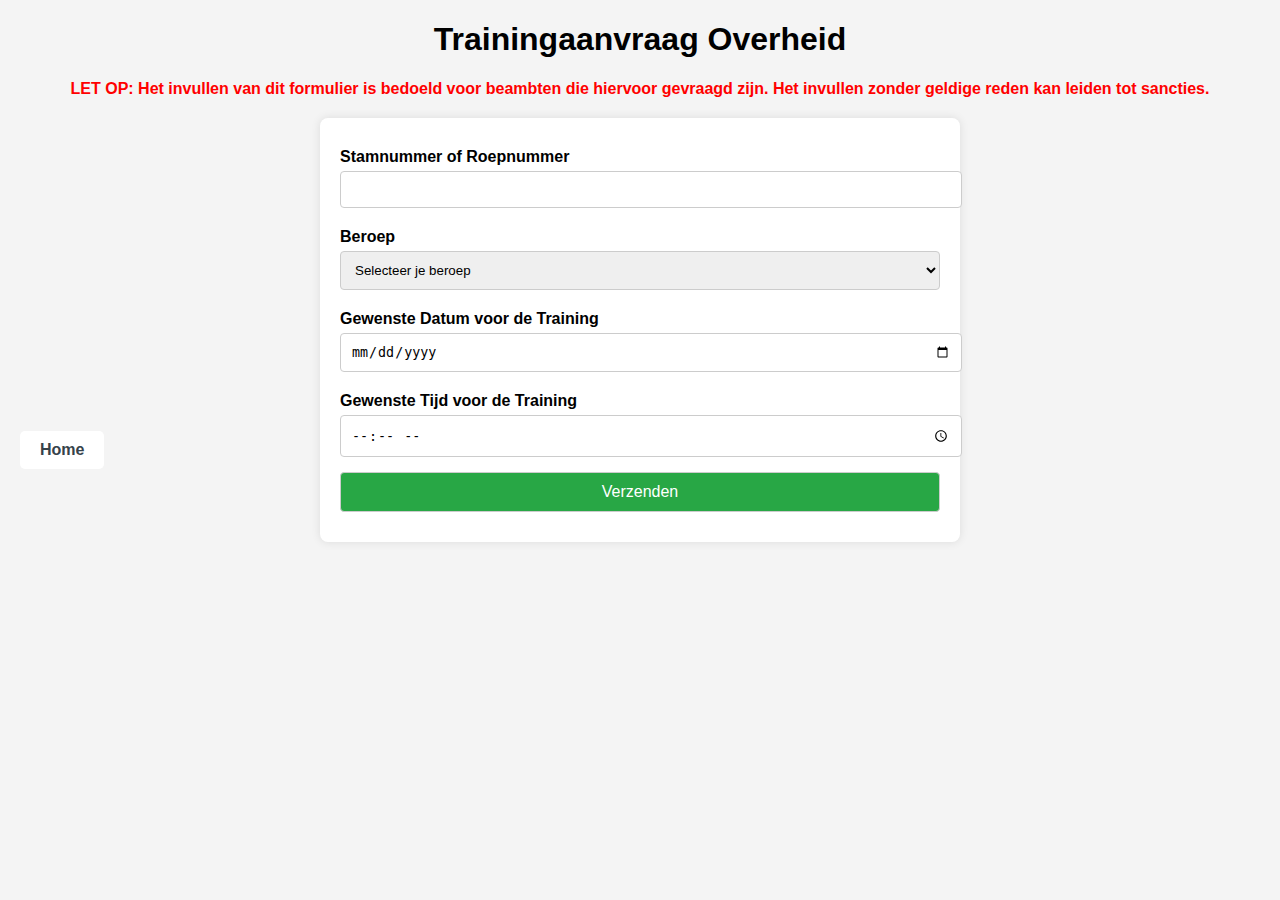
<file: trainingen.html>
<!DOCTYPE html>
<html lang="nl">
<head>
    <meta charset="UTF-8">
    <meta name="viewport" content="width=device-width, initial-scale=1.0">
    <title>Trainingaanvraag Overheid</title>
    <style>
        body {
            font-family: Arial, sans-serif;
            margin: 20px;
            padding: 0;
            background-color: #f4f4f4;
        }
        h1 {
            text-align: center;
        }
        form {
            max-width: 600px;
            margin: 0 auto;
            background: #fff;
            padding: 20px;
            border-radius: 8px;
            box-shadow: 0px 0px 10px rgba(0,0,0,0.1);
        }
        label {
            display: block;
            margin-top: 10px;
            font-weight: bold;
        }
        input, select, button {
            width: 100%;
            padding: 10px;
            margin-top: 5px;
            margin-bottom: 10px;
            border-radius: 4px;
            border: 1px solid #ccc;
        }
        button {
            background-color: #28a745;
            color: white;
            font-size: 16px;
            cursor: pointer;
        }
        .home-button {
            position: absolute;
            top: 50%;
            left: 20px;
            transform: translateY(-50%);
            background-color: #ffffff;
            color: #35424a;
            padding: 10px 20px;
            text-decoration: none;
            border-radius: 5px;
            font-weight: bold;
        }
        .home-button:hover {
            background-color: #45a049;
            color: #ffffff;
        }
        button:hover {
            background-color: #218838;
        }
        .hidden {
            display: none;
        }
        .warning {
            color: red;
            text-align: center;
            font-weight: bold;
            margin-bottom: 20px;
        }
    </style>
</head>
<body>
    <header>
        <h1></h1>
        <a href="index.html" class="home-button">Home</a>
    </header>
    <h1>Trainingaanvraag Overheid</h1>

    <div class="warning">
        LET OP: Het invullen van dit formulier is bedoeld voor beambten die hiervoor gevraagd zijn. Het invullen zonder geldige reden kan leiden tot sancties.
    </div>

    <form id="trainingForm" onsubmit="submitForm(event)">
        <label for="stamnummer">Stamnummer of Roepnummer</label>
        <input type="text" id="stamnummer" name="stamnummer" required>

        <label for="beroep">Beroep</label>
        <select id="beroep" name="beroep" required onchange="showFormFields()">
            <option value="">Selecteer je beroep</option>
            <option value="politie">Politie</option>
            <option value="kmar">Koninklijke Marechaussee</option>
            <option value="ambulance">Ambulance</option>
            <option value="pechhulp">Pechhulp</option>
        </select>

        <!-- Politie Fields -->
        <div id="politieFields" class="hidden">
            <label for="politieRang">Rang</label>
            <select id="politieRang" name="politieRang">
                <option value="Aspirant">Aspirant</option>
                <option value="Surveillant">Surveillant</option>
                <option value="Agent">Agent</option>
                <option value="Hoofd-Agent">Hoofd-Agent</option>
                <option value="Brigadier">Brigadier</option>
                <option value="Inspecteur">Inspecteur</option>
                <option value="Hoofd-Inspecteur">Hoofd-Inspecteur</option>
            </select>

            <label for="politieTraining">Aanvraag Training</label>
            <select id="politieTraining" name="politieTraining">
                <option value="IBT">IBT</option>
                <option value="Off-Road">Off-Road</option>
                <option value="OpCo">OpCo</option>
                <option value="Onderhandelaar (NVT)">Onderhandelaar (NVT)</option>
                <option value="Lichte Motor (NVT)">Lichte Motor (NVT)</option>
                <option value="Zware Motor">Zware Motor</option>
                <option value="OvD-P">OvD-P</option>
                <option value="Team Verkeer (SIV)">Team Verkeer (SIV)</option>
                <option value="OC (Operationeel Centrum)">OC (Operationeel Centrum)</option>
                <option value="Unmarked (Vanaf Hoofd-Agent)">Unmarked (Vanaf Hoofd-Agent)</option>
                <option value="Dienst Luchtvaart">Dienst Luchtvaart</option>
            </select>
        </div>

        <!-- KMar Fields -->
        <div id="kmarFields" class="hidden">
            <label for="kmarRang">Rang</label>
            <select id="kmarRang" name="kmarRang">
                <option value="Wachtmeester">Wachtmeester</option>
                <option value="OberWachtmeester">OberWachtmeester</option>
                <option value="Adjudant">Adjudant</option>
                <option value="Luitenant">Luitenant</option>
            </select>

            <label for="kmarTraining">Aanvraag Training</label>
            <select id="kmarTraining" name="kmarTraining">
                <option value="Geweertraining">Geweertraining</option>
                <option value="Lichte Pantservoertuigen">Lichte Pantservoertuigen</option>
                <option value="Grenstoezicht">Grenstoezicht</option>
                <option value="Ondersteuning Politie">Ondersteuning Politie</option>
            </select>
        </div>

        <!-- Ambulance Fields -->
        <div id="ambulanceFields" class="hidden">
            <label for="ambulanceRang">Rang</label>
            <select id="ambulanceRang" name="ambulanceRang">
                <option value="Paramedicus">Paramedicus</option>
                <option value="Hoofd-Paramedicus">Hoofd-Paramedicus</option>
                <option value="Trauma-arts">Trauma-arts</option>
            </select>

            <label for="ambulanceTraining">Aanvraag Training</label>
            <select id="ambulanceTraining" name="ambulanceTraining">
                <option value="Spoedtransport">Spoedtransport</option>
                <option value="Advanced Life Support">Advanced Life Support</option>
                <option value="Helikopteroperaties">Helikopteroperaties</option>
            </select>
        </div>

        <!-- Pechhulp Fields -->
        <div id="pechhulpFields" class="hidden">
            <label for="pechhulpRang">Rang</label>
            <select id="pechhulpRang" name="pechhulpRang">
                <option value="Monteur">Monteur</option>
                <option value="Hoofdmonteur">Hoofdmonteur</option>
            </select>

            <label for="pechhulpTraining">Aanvraag Training</label>
            <select id="pechhulpTraining" name="pechhulpTraining">
                <option value="Bergingsoperaties">Bergingsoperaties</option>
                <option value="Wegassistentie">Wegassistentie</option>
            </select>
        </div>

        <label for="trainingDatum">Gewenste Datum voor de Training</label>
        <input type="date" id="trainingDatum" name="trainingDatum" required>

        <label for="trainingTijd">Gewenste Tijd voor de Training</label>
        <input type="time" id="trainingTijd" name="trainingTijd" required>

        <button type="submit">Verzenden</button>
    </form>

    <script>
        function showFormFields() {
            document.getElementById('politieFields').classList.add('hidden');
            document.getElementById('kmarFields').classList.add('hidden');
            document.getElementById('ambulanceFields').classList.add('hidden');
            document.getElementById('pechhulpFields').classList.add('hidden');

            const selectedBeroep = document.getElementById('beroep').value;
            if (selectedBeroep === 'politie') {
                document.getElementById('politieFields').classList.remove('hidden');
            } else if (selectedBeroep === 'kmar') {
                document.getElementById('kmarFields').classList.remove('hidden');
            } else if (selectedBeroep === 'ambulance') {
                document.getElementById('ambulanceFields').classList.remove('hidden');
            } else if (selectedBeroep === 'pechhulp') {
                document.getElementById('pechhulpFields').classList.remove('hidden');
            }
        }

        function submitForm(event) {
            event.preventDefault();

            const beroep = document.getElementById('beroep').value;
            let webhookURL = '';
            let discordID = ''; 

            // Webhook URL's en Discord ID's voor de verschillende beroepen
            if (beroep === 'politie') {
                webhookURL = 'https://discord.com/api/webhooks/1289624665773576275/SAHRngi1gg_IBVC7H_smkKoUv3H3ytoRN-Ulr0hLRAXTFgd4XCgdDj2Rwip0PpjsMXbv';
                discordID = '1281312886903406643'; // Rol-ID voor Politie
            } else if (beroep === 'kmar') {
                webhookURL = 'https://discord.com/api/webhooks/1289624665773576275/SAHRngi1gg_IBVC7H_smkKoUv3H3ytoRN-Ulr0hLRAXTFgd4XCgdDj2Rwip0PpjsMXbv';
                discordID = '1281312886903406643'; // Rol-ID voor KMar
            } else if (beroep === 'ambulance') {
                webhookURL = 'https://discord.com/api/webhooks/1289625051611533352/9WDbPr1IEWVmE8GlYOwLjM9iCP-WcdW0N3YyXuqIjD9KFKhX2GQQwM50zwpuJGMgG-EE';
                discordID = '1281313012245987389'; // Rol-ID voor Ambulance
            } else if (beroep === 'pechhulp') {
                webhookURL = 'https://discord.com/api/webhooks/1289625238946185368/naZVGxQ7NzfbMWIyP111oIJUL6-dHi1APA6IwytzuNe4vR7pS0WfeGDRVfeKWs6PxvpB';
                discordID = '1288920404601077802'; // Rol-ID voor Pechhulp
            }

            // Hier worden de gegevens van het formulier verzameld
            const formData = {
                stamnummer: document.getElementById('stamnummer').value,
                beroep: beroep,
                trainingDatum: document.getElementById('trainingDatum').value,
                trainingTijd: document.getElementById('trainingTijd').value
            };

            // Voeg beroep specifieke gegevens toe
            if (beroep === 'politie') {
                formData.rang = document.getElementById('politieRang').value;
                formData.training = document.getElementById('politieTraining').value;
            } else if (beroep === 'kmar') {
                formData.rang = document.getElementById('kmarRang').value;
                formData.training = document.getElementById('kmarTraining').value;
            } else if (beroep === 'ambulance') {
                formData.rang = document.getElementById('ambulanceRang').value;
                formData.training = document.getElementById('ambulanceTraining').value;
            } else if (beroep === 'pechhulp') {
                formData.rang = document.getElementById('pechhulpRang').value;
                formData.training = document.getElementById('pechhulpTraining').value;
            }

            // Stuur de gegevens naar de Discord-webhook
            fetch(webhookURL, {
                method: 'POST',
                headers: {
                    'Content-Type': 'application/json',
                },
                body: JSON.stringify({
                    content: `Nieuwe trainingaanvraag:
                    **Stamnummer:** ${formData.stamnummer}
                    **Beroep:** ${formData.beroep}
                    **Rang:** ${formData.rang}
                    **Aanvraag Training:** ${formData.training}
                    **Gewenste Datum:** ${formData.trainingDatum}
                    **Gewenste Tijd:** ${formData.trainingTijd}`,
                    embeds: [
                        {
                            title: "Trainingaanvraag Details",
                            color: 16711680,
                            fields: [
                                {
                                    name: "Rol ID",
                                    value: discordID,
                                    inline: true
                                },
                            ],
                        },
                    ],
                }),
            })
            .then(response => {
                if (response.ok) {
                    alert('Trainingaanvraag succesvol verzonden!');
                    document.getElementById('trainingForm').reset();
                } else {
                    alert('Er is een fout opgetreden bij het verzenden van de aanvraag.');
                }
            })
            .catch(error => {
                console.error('Fout:', error);
                alert('Er is een fout opgetreden bij het verzenden van de aanvraag.');
            });
        }
    </script>
</body>
</html>
</file>
